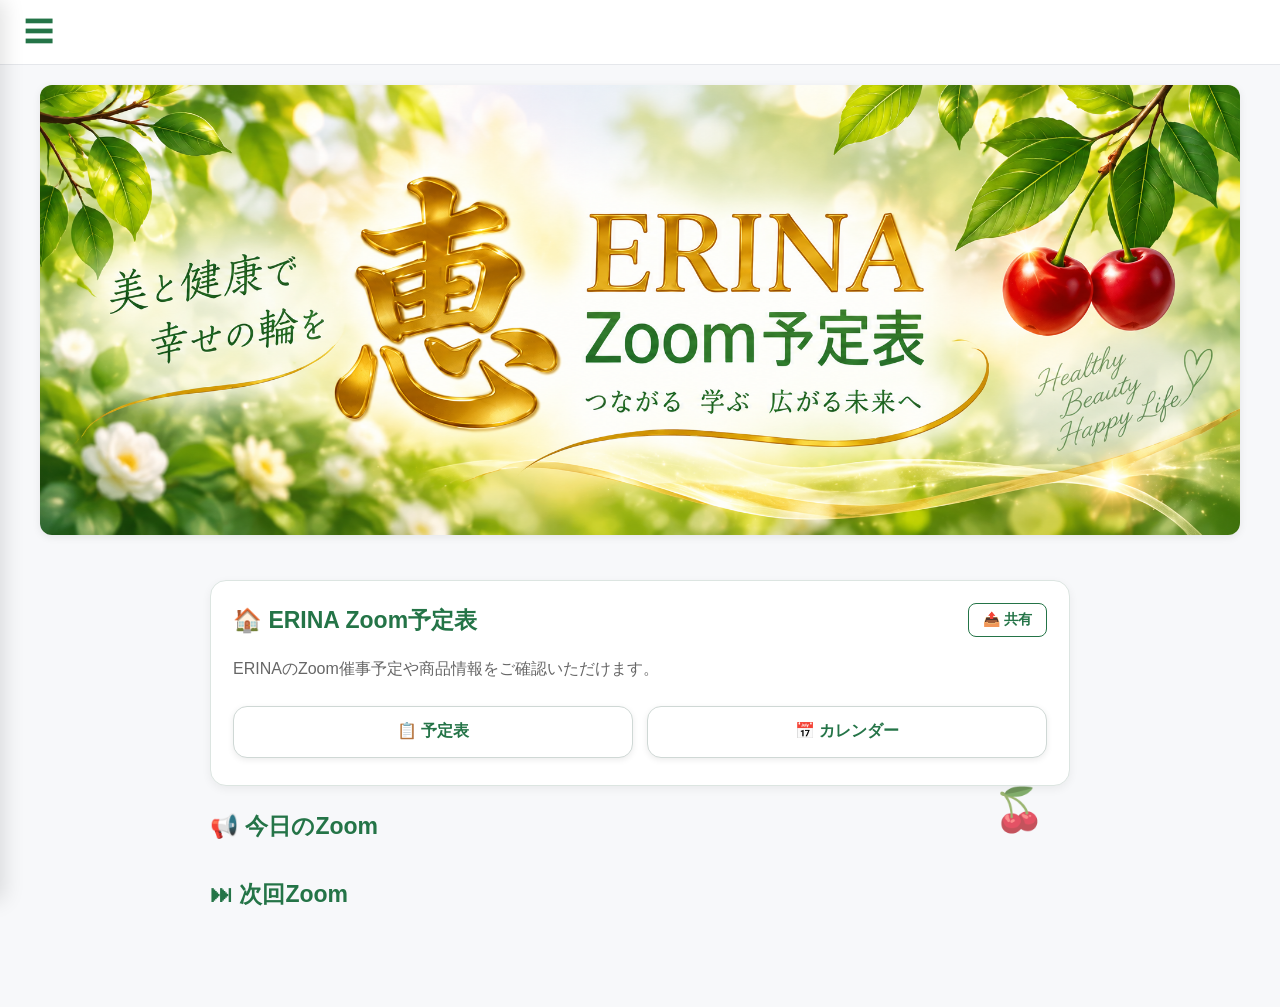
<file: index.html>
<!DOCTYPE html>
<html lang="ja">

<head>

<meta charset="UTF-8">

<meta name="viewport" content="width=device-width, initial-scale=1.0">

<title>ERINA Zoom予定表</title>

<link rel="stylesheet" href="style.css">

<link rel="manifest" href="./manifest.json">
<link rel="apple-touch-icon" href="./icons/icon-192.png">
</head>

<body>

<!-- ===================== -->
<!-- ヘッダー -->
<!-- ===================== -->

<header class="header">

    <div class="header-inner">

        <!-- 三本線メニュー -->

        <button
            id="menuButton"
            class="menu-button"
            type="button"
            aria-label="メニュー"
        >
            ☰
        </button>

    </div>

</header>

<!-- ===================== -->
<!-- ERINA ヘッダー画像 -->
<!-- ===================== -->

<div class="erina-header-image">

    <img
        src="./images/erina-header.png"
        alt="ERINA Zoom予定表"
    >

</div>



<!-- ===================== -->
<!-- メニュー背景 -->
<!-- ===================== -->

<div
    id="menuOverlay"
    class="menu-overlay"
></div>



<!-- ===================== -->
<!-- サイドメニュー -->
<!-- ===================== -->

<nav
    id="sideMenu"
    class="side-menu"
>

    <div class="side-menu-header">

        <strong>
            ERINA
        </strong>

        <button
            id="menuClose"
            type="button"
            aria-label="閉じる"
        >
            ×
        </button>

    </div>



    <div class="side-menu-content">


        <button
            class="menu-item active"
            data-view="home"
        >
            🏠 ホーム
        </button>



        <button
            class="menu-item"
            data-view="schedule"
        >
            📋 催事予定表
        </button>



        <button
            class="menu-item"
            data-view="calendar"
        >
            📅 カレンダー
        </button>



        <!-- ================= -->
        <!-- 使い方 -->
        <!-- ================= -->

        <div class="menu-group">

            <div class="menu-group-title">
                📱 使い方
            </div>


            <button
                class="submenu-item"
                data-guide="iphone"
            >
                iPhone
            </button>


            <button
                class="submenu-item"
                data-guide="ipad"
            >
                iPad
            </button>


            <button
                class="submenu-item"
                data-guide="android"
            >
                Android
            </button>


            <button
                class="submenu-item"
                data-guide="zoom"
            >
                Zoomアプリのインストール
            </button>

        </div>



        <!-- ================= -->
        <!-- 商品紹介 -->
        <!-- ================= -->

        <div class="menu-group">

            <div class="menu-group-title">
                🛍️ 商品紹介
            </div>


            <button
                class="submenu-item"
                data-category="スキンケア"
            >
                スキンケア
            </button>
<button
    class="submenu-item"
    data-category="限定販売"
>
    └─ 限定販売
</button>

            <button
                class="submenu-item"
                data-category="ヘルスケア"
            >
                ヘルスケア
            </button>


            <button
                class="submenu-item"
                data-category="生活用品"
            >
                生活用品
            </button>


            <button
                class="submenu-item"
                data-category="販促品"
            >
                販促品
            </button>

        </div>


    </div>

</nav>



<!-- ===================== -->
<!-- メイン -->
<!-- ===================== -->

<main>


<!-- ===================== -->
<!-- ホーム -->
<!-- ===================== -->

<section
    id="homeView"
    class="app-view active-view"
>


    <div class="home-card">

        <h2 class="home-title">
    <span>🏠 ERINA Zoom予定表</span>

    <button
        type="button"
        id="shareAppButton"
        class="share-app-button"
    >
        📤 共有
    </button>
</h2>


        <p>
            ERINAのZoom催事予定や商品情報をご確認いただけます。
        </p>


        <div class="home-buttons">

            <button
                type="button"
                class="home-nav-button"
                data-view="schedule"
            >
                📋 予定表
            </button>


            <button
                type="button"
                class="home-nav-button"
                data-view="calendar"
            >
                📅 カレンダー
            </button>

        </div>

    </div>



    <section>

        <h2>
            📢 今日のZoom
        </h2>


        <div id="today">

        </div>

    </section>



    <section>

        <h2>
            ⏭ 次回Zoom
        </h2>


        <div id="next">

        </div>

    </section>


</section>



<!-- ===================== -->
<!-- 催事予定表 -->
<!-- ===================== -->

<section
    id="scheduleView"
    class="app-view"
    style="display:none;"
>


    <h2>
        📋 催事予定表
    </h2>


    <div class="schedule-calendar-buttons">

        <button
            type="button"
            class="schedule-calendar-button active"
            data-view="schedule"
        >
            📋 予定表
        </button>


        <button
            type="button"
            class="schedule-calendar-button"
            data-view="calendar"
        >
            📅 カレンダー
        </button>

    </div>


    <section>

        <h3>
            📢 今日のZoom
        </h3>


        <div id="scheduleToday">

        </div>

    </section>



    <section>

        <h3>
            📅 今週の予定
        </h3>


        <div id="week">

        </div>

    </section>



    <section>

        <h3>
            📋 スケジュール表
        </h3>


        <div id="allSchedule">

        </div>

    </section>


</section>



<!-- ===================== -->
<!-- カレンダー -->
<!-- ===================== -->

<section
    id="calendarView"
    class="app-view"
    style="display:none;"
>


    <div class="schedule-calendar-buttons">

        <button
            type="button"
            class="schedule-calendar-button"
            data-view="schedule"
        >
            📋 予定表
        </button>


        <button
            type="button"
            class="schedule-calendar-button active"
            data-view="calendar"
        >
            📅 カレンダー
        </button>

    </div>



    <div class="calendar-header">


        <button id="prevMonth">
            ◀
        </button>


        <h2 id="monthTitle">
        </h2>


        <button id="nextMonth">
            ▶
        </button>

    </div>



    <div class="calendar-week">

        <div>月</div>
        <div>火</div>
        <div>水</div>
        <div>木</div>
        <div>金</div>
        <div>土</div>
        <div>日</div>

    </div>



    <div id="calendar">

    </div>


</section>



<!-- ===================== -->
<!-- 使い方 -->
<!-- ===================== -->

<section
    id="guideView"
    class="app-view"
    style="display:none;"
>


    <h2>
        📱 使い方
    </h2>


    <div id="guideContent">

    </div>


</section>



<!-- ===================== -->
<!-- 商品紹介 -->
<!-- ===================== -->

<section
    id="productsView"
    class="app-view"
    style="display:none;"
>

<div class="product-category-buttons">

    <button
        type="button"
        class="home-nav-button product-category-button"
        data-view="home"
    >
        🏠 ホーム
    </button>

    <button
        type="button"
        class="product-category-button"
        data-category="スキンケア"
    >
        スキンケア
    </button>

    <button
        type="button"
        class="product-category-button"
        data-category="ヘルスケア"
    >
        ヘルスケア
    </button>

    <button
        type="button"
        class="product-category-button"
        data-category="生活用品"
    >
        生活用品
    </button>

</div>

    <h2>
        🛍️ 商品紹介
    </h2>


    <div id="productList">

        <p class="empty">
            商品カテゴリーを選択してください。
        </p>

    </div>


</section>


</main>



<!-- ===================== -->
<!-- 催事詳細モーダル -->
<!-- ===================== -->

<div
    id="modal"
    class="modal"
>


    <div class="modal-content">


        <button id="closeModal">
            ×
        </button>


        <div id="eventDetail">

        </div>


    </div>

</div>



<!-- ===================== -->
<!-- Zoomパスワードモーダル -->
<!-- ===================== -->

<div
    id="passwordModal"
    class="modal"
>

    <div class="modal-content">

        <button
            id="closePasswordModal"
            type="button"
        >
            ×
        </button>


        <div id="passwordContent">

            <h2>
                🔐 Zoom参加パスワード
            </h2>


            <p>
                この催事はパスワードが必要です。
            </p>


            <input
                type="password"
                id="zoomPassword"
                placeholder="パスワードを入力してください"
                autocomplete="off"
            >


            <button
                id="passwordSubmit"
                type="button"
                class="zoom-btn"
            >
                Zoomに参加
            </button>


            <p
                id="passwordError"
                style="display:none;"
            >
                パスワードが正しくありません。
            </p>

        </div>

    </div>

</div>



<!-- ===================== -->
<!-- JavaScript -->
<!-- ===================== -->

<script src="app.js"></script>


</body>

</html>
</file>
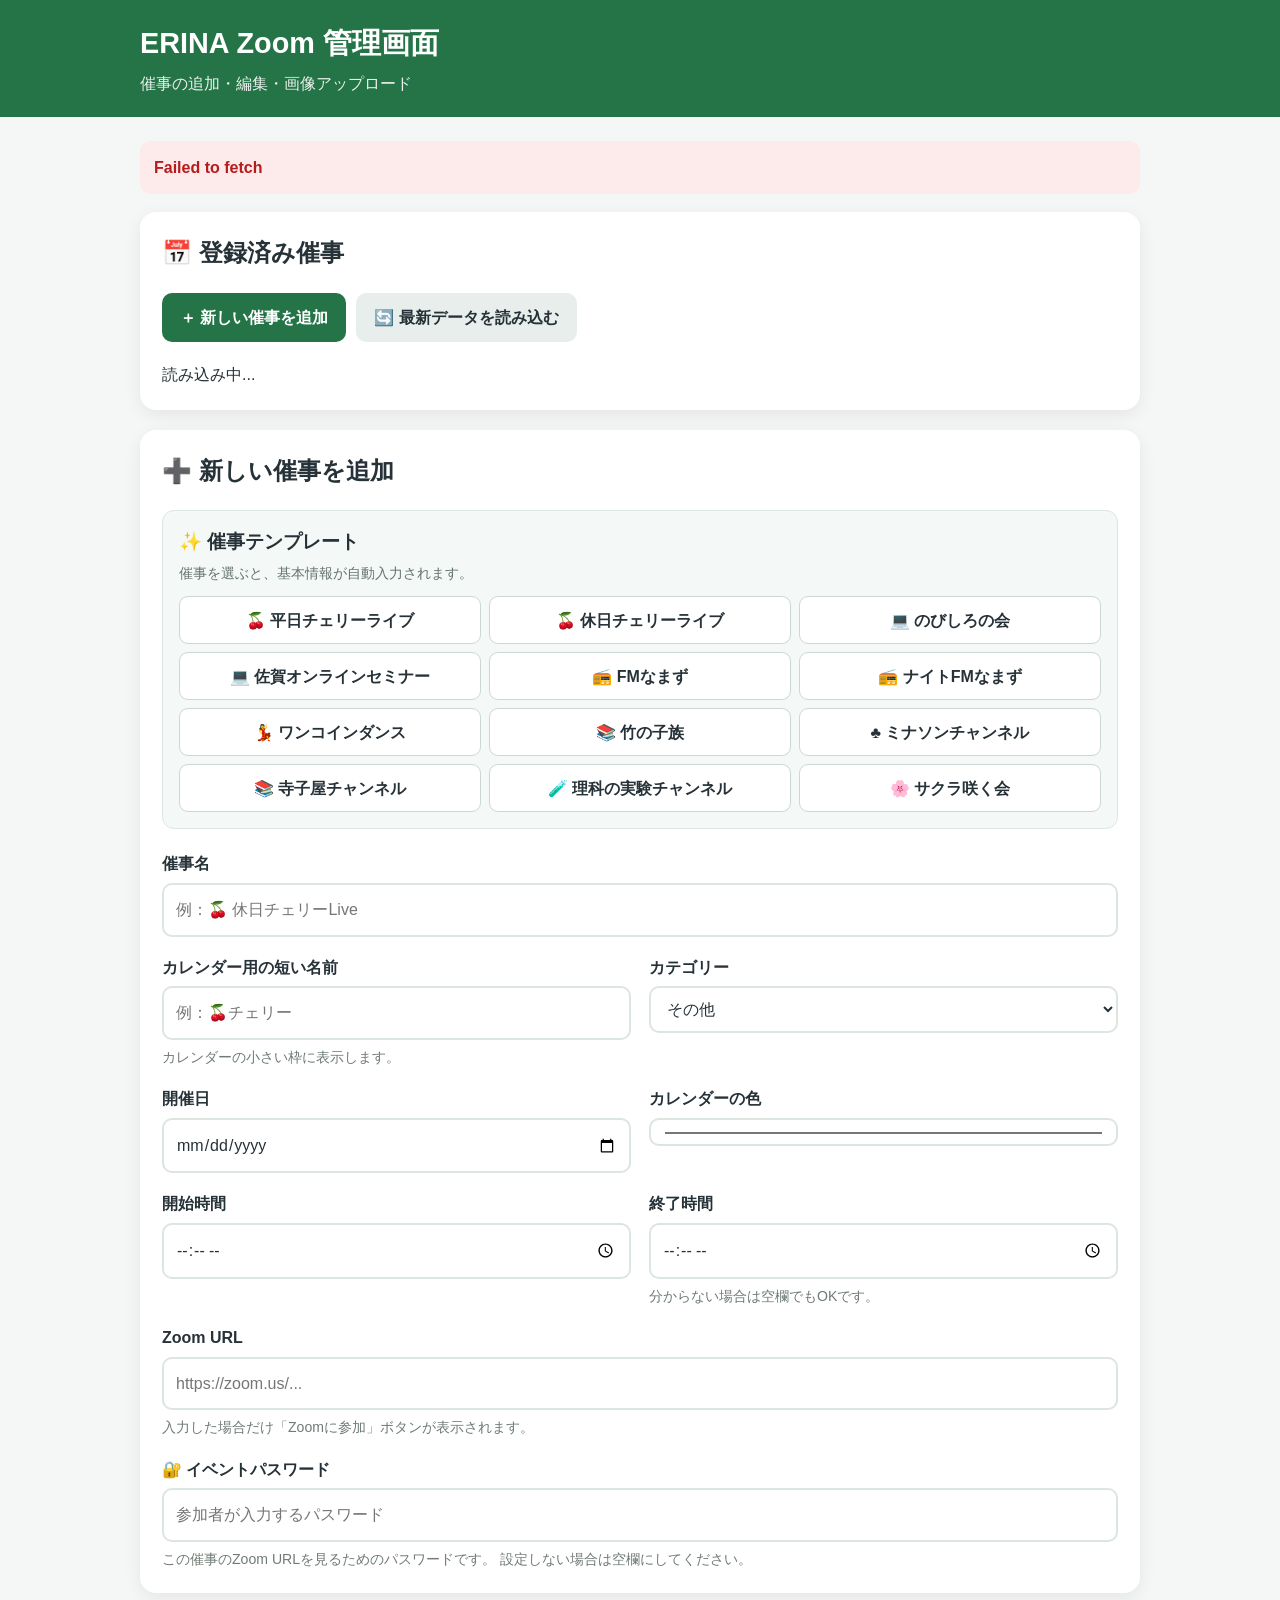
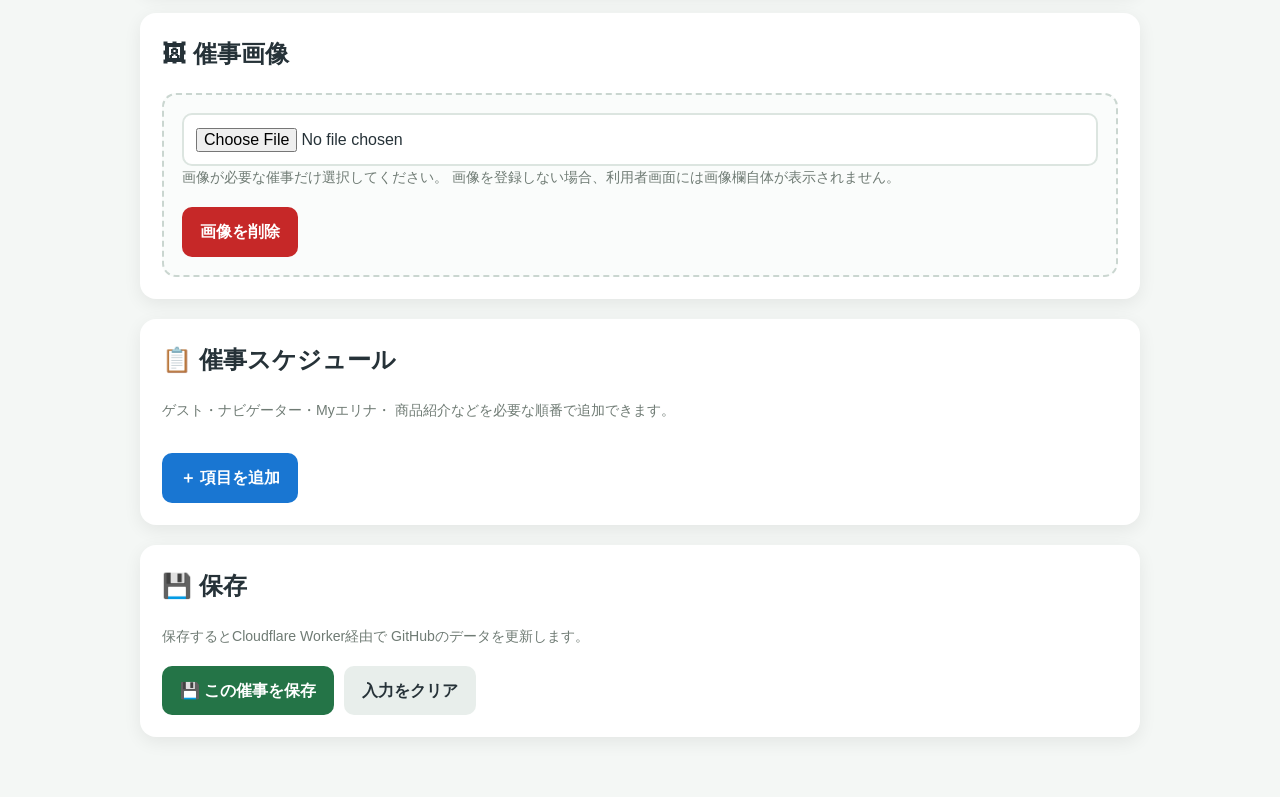
<file: manager-erina.html>
<!DOCTYPE html>
<html lang="ja">
<head>
    <meta charset="UTF-8">

    <meta
        name="viewport"
        content="width=device-width, initial-scale=1.0"
    >

    <meta name="robots" content="noindex,nofollow">

    <title>ERINA Zoom 管理画面</title>

    <style>

        /* =========================================
           基本
           ========================================= */

        * {
            box-sizing: border-box;
        }

        body {
            margin: 0;

            font-family:
                -apple-system,
                BlinkMacSystemFont,
                "Hiragino Kaku Gothic ProN",
                "Hiragino Sans",
                "Yu Gothic",
                "Meiryo",
                sans-serif;

            background: #f4f7f5;
            color: #263238;

            line-height: 1.6;
        }

        button,
        input,
        textarea,
        select {
            font: inherit;
        }

        button {
            cursor: pointer;
        }


        /* =========================================
           ヘッダー
           ========================================= */

        .manager-header {
            background: #247447;
            color: white;

            padding: 20px;
        }

        .manager-header-inner {
            max-width: 1000px;

            margin: auto;
        }

        .manager-header h1 {
            margin: 0;

            font-size: 1.8rem;
        }

        .manager-header p {
            margin: 5px 0 0;

            opacity: 0.9;
        }


        /* =========================================
           メイン
           ========================================= */

        main {
            width: min(
                1000px,
                calc(100% - 24px)
            );

            margin: 24px auto 60px;
        }


        /* =========================================
           カード
           ========================================= */

        .panel {
            background: white;

            border-radius: 16px;

            padding: 22px;

            margin-bottom: 20px;

            box-shadow:
                0 5px 18px
                rgba(0, 0, 0, 0.07);
        }

        .panel h2 {
            margin-top: 0;
        }


        /* =========================================
           フォーム
           ========================================= */

        .form-grid {
            display: grid;

            grid-template-columns:
                repeat(
                    2,
                    minmax(0, 1fr)
                );

            gap: 18px;
        }

        .field {
            display: flex;
            flex-direction: column;

            gap: 6px;
        }

        .field.full {
            grid-column: 1 / -1;
        }

        label {
            font-weight: 800;
        }

        input,
        textarea,
        select {
            width: 100%;

            border: 2px solid #dce5e0;

            border-radius: 10px;

            padding: 12px;

            background: white;

            color: #263238;
        }

        input:focus,
        textarea:focus,
        select:focus {
            outline: none;

            border-color: #247447;

            box-shadow:
                0 0 0 3px
                rgba(36, 116, 71, 0.12);
        }

        textarea {
            min-height: 90px;

            resize: vertical;
        }

        .help {
            color: #6f7b74;

            font-size: 0.88rem;
        }


        /* =========================================
           ボタン
           ========================================= */

        .button {
            border: none;

            border-radius: 10px;

            padding: 12px 18px;

            font-weight: 800;
        }

        .button-primary {
            background: #247447;
            color: white;
        }

        .button-secondary {
            background: #e8eeeb;
            color: #263238;
        }

        .button-danger {
            background: #c62828;
            color: white;
        }

        .button-blue {
            background: #1976d2;
            color: white;
        }

        .button-row {
            display: flex;

            flex-wrap: wrap;

            gap: 10px;

            margin-top: 18px;
        }


        /* =========================================
           イベント一覧
           ========================================= */

        #eventList {
            display: flex;

            flex-direction: column;

            gap: 12px;
        }

        .event-list-item {
            display: flex;

            justify-content: space-between;
            align-items: center;

            gap: 15px;

            border: 1px solid #dde5e1;

            border-radius: 12px;

            padding: 14px;
        }

        .event-list-title {
            font-weight: 800;
        }

        .event-list-date {
            margin-top: 3px;

            color: #66736c;
        }

        .event-list-buttons {
            display: flex;

            gap: 7px;

            flex-shrink: 0;
        }


        /* =========================================
           画像
           ========================================= */

        .image-box {
            border: 2px dashed #cad6d0;

            border-radius: 14px;

            padding: 18px;

            background: #fafcfb;
        }

        #imagePreviewArea {
            margin-top: 15px;
        }

        #imagePreviewArea:empty {
            display: none;
        }

        .image-preview {
            max-width: 100%;
            max-height: 500px;

            margin: auto;

            object-fit: contain;

            border-radius: 12px;
        }

        .image-status {
            margin-top: 10px;

            padding: 10px;

            border-radius: 8px;

            background: #edf6f0;

            color: #247447;

            font-weight: 700;
        }


        /* =========================================
           プログラム
           ========================================= */

        #programList {
            display: flex;

            flex-direction: column;

            gap: 12px;
        }

        .program-editor-item {
            border: 1px solid #dce5e0;

            border-radius: 12px;

            padding: 14px;

            background: #fafcfb;
        }

        .program-row {
            display: grid;

            grid-template-columns:
                120px
                1fr
                1fr;

            gap: 10px;
        }

        .program-actions {
            display: flex;

            gap: 8px;

            margin-top: 10px;
        }


        /* =========================================
           保存状態
           ========================================= */

        #statusMessage {
            display: none;

            margin-bottom: 18px;

            padding: 14px;

            border-radius: 10px;

            font-weight: 800;
        }

        #statusMessage.success {
            display: block;

            background: #e7f6eb;

            color: #176d37;
        }

        #statusMessage.error {
            display: block;

            background: #fdeaea;

            color: #b71c1c;
        }

        #statusMessage.loading {
            display: block;

            background: #eaf3fb;

            color: #1565c0;
        }


        /* =========================================
           スマホ
           ========================================= */

        @media (
            max-width: 700px
        ) {

            .manager-header h1 {
                font-size: 1.45rem;
            }

            main {
                width:
                    calc(100% - 16px);

                margin-top: 12px;
            }

            .panel {
                padding: 16px;

                border-radius: 13px;
            }

            .form-grid {
                grid-template-columns:
                    1fr;
            }

            .field.full {
                grid-column: auto;
            }

            .program-row {
                grid-template-columns:
                    1fr;
            }

            .event-list-item {
                flex-direction: column;

                align-items: stretch;
            }

            .event-list-buttons {
                width: 100%;
            }

            .event-list-buttons button {
                flex: 1;
            }

            .button-row {
                flex-direction: column;
            }

            .button-row .button {
                width: 100%;
            }

        }

/* 催事テンプレート */
.template-section {
    margin-bottom: 22px;
    padding: 16px;
    background: #f4f8f6;
    border: 1px solid #dce8e1;
    border-radius: 12px;
}

.template-section h3 {
    margin: 0 0 5px;
}

.template-section p {
    margin: 0 0 12px;
    color: #66736c;
    font-size: 14px;
}

.template-buttons {
    display: grid;
    grid-template-columns: repeat(3, minmax(0, 1fr));
    gap: 8px;
}

.template-button {
    min-height: 48px;
    padding: 9px;
    border: 1px solid #cbd8d0;
    border-radius: 9px;
    background: #ffffff;
    color: #263238;
    font-weight: 700;
    cursor: pointer;
}

.template-button:hover {
    background: #e7f3eb;
    border-color: #247447;
}

@media (max-width: 700px) {
    .template-buttons {
        grid-template-columns: repeat(2, minmax(0, 1fr));
    }

    .template-button {
        font-size: 13px;
    }
}
    </style>
</head>


<body>


<!-- =========================================
     ヘッダー
     ========================================= -->

<header class="manager-header">

    <div class="manager-header-inner">

        <h1>
            ERINA Zoom 管理画面
        </h1>

        <p>
            催事の追加・編集・画像アップロード
        </p>

    </div>

</header>


<main>


    <!-- =====================================
         状態表示
         ===================================== -->

    <div id="statusMessage"></div>


    <!-- =====================================
         イベント一覧
         ===================================== -->

    <section class="panel">

        <h2>
            📅 登録済み催事
        </h2>

        <div class="button-row">

            <button
                type="button"
                id="newEventButton"
                class="button button-primary"
            >
                ＋ 新しい催事を追加
            </button>

            <button
                type="button"
                id="reloadButton"
                class="button button-secondary"
            >
                🔄 最新データを読み込む
            </button>

        </div>

        <div
            id="eventList"
            style="margin-top:20px;"
        >
            読み込み中...
        </div>

    </section>


    <!-- =====================================
         イベント編集
         ===================================== -->

    <section
        class="panel"
        id="editorPanel"
    >

        <h2 id="editorTitle">
            ✏️ 催事を編集
        </h2>


        <!-- 内部ID -->

        <input
            type="hidden"
            id="eventId"
        >

<!-- 催事テンプレート -->
<div class="template-section">
    <h3>✨ 催事テンプレート</h3>
    <p>催事を選ぶと、基本情報が自動入力されます。</p>

    <div id="eventTemplateButtons" class="template-buttons">
        <button type="button" class="template-button" data-template="weekday-cherry">🍒 平日チェリーライブ</button>
        <button type="button" class="template-button" data-template="holiday-cherry">🍒 休日チェリーライブ</button>
        <button type="button" class="template-button" data-template="nobishiro">💻 のびしろの会</button>
        <button type="button" class="template-button" data-template="saga-online">💻 佐賀オンラインセミナー</button>
        <button type="button" class="template-button" data-template="fm-namazu">📻 FMなまず</button>
        <button type="button" class="template-button" data-template="night-fm">📻 ナイトFMなまず</button>
        <button type="button" class="template-button" data-template="one-coin">💃 ワンコインダンス</button>
        <button type="button" class="template-button" data-template="takenoko">📚 竹の子族</button>
        <button type="button" class="template-button" data-template="minason">♣ ミナソンチャンネル</button>
        <button type="button" class="template-button" data-template="terakoya">📚 寺子屋チャンネル</button>
        <button type="button" class="template-button" data-template="science">🧪 理科の実験チャンネル</button>
        <button type="button" class="template-button" data-template="sakura">🌸 サクラ咲く会</button>
    </div>
</div>
        <div class="form-grid">


            <!-- 催事名 -->

            <div class="field full">

                <label for="title">
                    催事名
                </label>

                <input
                    type="text"
                    id="title"
                    placeholder="例：🍒 休日チェリーLive"
                >

            </div>


            <!-- カレンダー用短縮名 -->

            <div class="field">

                <label for="shortTitle">
                    カレンダー用の短い名前
                </label>

                <input
                    type="text"
                    id="shortTitle"
                    placeholder="例：🍒チェリー"
                >

                <div class="help">
                    カレンダーの小さい枠に表示します。
                </div>

            </div>


            <!-- カテゴリー -->

            <div class="field">

                <label for="category">
                    カテゴリー
                </label>

                <select id="category">

                    <option value="">
                        その他
                    </option>

                    <option value="cherry">
                        チェリーLive
                    </option>

                    <option value="fm">
                        FMなまず
                    </option>

                    <option value="seminar">
                        セミナー
                    </option>

                    <option value="event">
                        その他催事
                    </option>

                </select>

            </div>


            <!-- 開催日 -->

            <div class="field">

                <label for="eventDate">
                    開催日
                </label>

                <input
                    type="date"
                    id="eventDate"
                >

            </div>


            <!-- 色 -->

            <div class="field">

                <label for="eventColor">
                    カレンダーの色
                </label>

                <input
                    type="color"
                    id="eventColor"
                    value="#247447"
                >

            </div>


            <!-- 開始時間 -->

            <div class="field">

                <label for="startTime">
                    開始時間
                </label>

                <input
                    type="time"
                    id="startTime"
                >

            </div>


            <!-- 終了時間 -->

            <div class="field">

                <label for="endTime">
                    終了時間
                </label>

                <input
                    type="time"
                    id="endTime"
                >

                <div class="help">
                    分からない場合は空欄でもOKです。
                </div>

            </div>


            <!-- Zoom URL -->

            <div class="field full">

                <label for="zoomUrl">
                    Zoom URL
                </label>

                <input
                    type="url"
                    id="zoomUrl"
                    placeholder="https://zoom.us/..."
                >

                <div class="help">
                    入力した場合だけ「Zoomに参加」ボタンが表示されます。
                </div>

            </div>


            <!-- イベントパスワード -->

            <div class="field full">

                <label for="eventPassword">
                    🔐 イベントパスワード
                </label>

                <input
                    type="password"
                    id="eventPassword"
                    placeholder="参加者が入力するパスワード"
                >

                <div class="help">
                    この催事のZoom URLを見るためのパスワードです。
                    設定しない場合は空欄にしてください。
                </div>

            </div>


        </div>
    </section>


    <!-- =====================================
         画像
         ===================================== -->

    <section class="panel">

        <h2>
            🖼 催事画像
        </h2>

        <div class="image-box">

            <input
                type="file"
                id="imageFile"
                accept="image/jpeg,image/png,image/webp"
            >

            <div class="help">
                画像が必要な催事だけ選択してください。
                画像を登録しない場合、利用者画面には画像欄自体が表示されません。
            </div>


            <div id="imagePreviewArea"></div>


            <div class="button-row">

                <button
                    type="button"
                    id="removeImageButton"
                    class="button button-danger"
                >
                    画像を削除
                </button>

            </div>


            <!-- 現在保存されている画像 -->

            <input
                type="hidden"
                id="currentImage"
            >

        </div>

    </section>


    <!-- =====================================
         催事スケジュール
         ===================================== -->

    <section class="panel">

        <h2>
            📋 催事スケジュール
        </h2>

        <p class="help">

            ゲスト・ナビゲーター・Myエリナ・
            商品紹介などを必要な順番で追加できます。

        </p>


        <div id="programList"></div>


        <div class="button-row">

            <button
                type="button"
                id="addProgramButton"
                class="button button-blue"
            >
                ＋ 項目を追加
            </button>

        </div>

    </section>


    <!-- =====================================
         保存
         ===================================== -->

    <section class="panel">

        <h2>
            💾 保存
        </h2>

        <p class="help">

            保存するとCloudflare Worker経由で
            GitHubのデータを更新します。

        </p>


        <div class="button-row">

            <button
                type="button"
                id="saveButton"
                class="button button-primary"
            >
                💾 この催事を保存
            </button>

            <button
                type="button"
                id="deleteButton"
                class="button button-danger"
            >
                🗑 この催事を削除
            </button>

            <button
                type="button"
                id="clearButton"
                class="button button-secondary"
            >
                入力をクリア
            </button>

        </div>

    </section>


</main>


<!-- =========================================
     JavaScript
     ========================================= -->

<script src="manager.js"></script>


</body>
</html>
</file>
<file: style.css>
/* ===============================
   ERINA Zoom予定表
   新デザイン
================================ */


/* ===============================
   基本
================================ */

* {
    box-sizing: border-box;
}


html {
    margin: 0;
    padding: 0;
}


body {
    margin: 0;
    padding: 0;

    font-family:
        -apple-system,
        BlinkMacSystemFont,
        "Segoe UI",
        "Hiragino Kaku Gothic ProN",
        "Yu Gothic",
        sans-serif;

    background: #f7f8fa;
    color: #333;
}


/* ===============================
   ヘッダー
================================ */

.header {
    background: #ffffff;

    border-bottom: 1px solid #e5e7eb;

    position: sticky;
    top: 0;

    z-index: 1000;
}


.header-inner {
    min-height: 64px;

    display: flex;
    align-items: center;

    padding: 8px 15px;
}

.logo-area {
    flex-shrink: 0;
    
    width: 48px;
    height: 48px;
    
    display: flex;
    align-items: center;
    justify-content: center;
}


.logo {
    display: block;
    
    width: 48px;
    height: 48px;
    
    object-fit: contain;
}
/* ===============================
   三本線ボタン
================================ */

.menu-button {
    width: 48px;
    height: 48px;

    border: none;
    border-radius: 12px;

    background: #ffffff;

    color: #247447;

    font-size: 30px;
    line-height: 1;

    cursor: pointer;

    display: flex;
    align-items: center;
    justify-content: center;

    padding: 0;
}


.menu-button:hover {
    background: #f0f5f2;
}


.menu-button:active {
    transform: scale(0.96);
}


/* ===============================
   メニュー背景
================================ */

.menu-overlay {
    position: fixed;

    inset: 0;

    background: rgba(0, 0, 0, 0.35);

    z-index: 1998;

    display: none;
}


.menu-overlay.show {
    display: block;
}


/* ===============================
   サイドメニュー
================================ */

.side-menu {
    position: fixed;

    top: 0;
    left: 0;

    width: 300px;
    max-width: 85vw;
    height: 100vh;

    background: #ffffff;

    z-index: 1999;

    transform: translateX(-100%);

    transition: transform 0.25s ease;

    box-shadow: 4px 0 20px rgba(0, 0, 0, 0.12);

    overflow-y: auto;
}


.side-menu.open {
    transform: translateX(0);
}


/* ===============================
   メニュー上部
================================ */

.side-menu-header {
    height: 70px;

    display: flex;

    align-items: center;
    justify-content: space-between;

    padding: 0 18px;

    border-bottom: 1px solid #eeeeee;

    background: #f8faf9;
}


.side-menu-header strong {
    font-size: 22px;

    color: #247447;
}


#menuClose {
    width: 42px;
    height: 42px;

    border: none;
    border-radius: 50%;

    background: #eeeeee;

    color: #555;

    font-size: 28px;

    cursor: pointer;
}


#menuClose:hover {
    background: #e2e2e2;
}


/* ===============================
   メニュー内容
================================ */

.side-menu-content {
    padding: 12px;
}


.menu-item,
.submenu-item {
    width: 100%;

    border: none;

    background: transparent;

    text-align: left;

    cursor: pointer;

    font-family: inherit;

    color: #333;
}


/* メインメニュー */

.menu-item {
    padding: 15px 14px;

    margin-bottom: 4px;

    border-radius: 10px;

    font-size: 16px;

    font-weight: 600;
}


.menu-item:hover {
    background: #f1f6f3;
}


.menu-item.active {
    background: #e8f3ed;

    color: #247447;
}


/* ===============================
   メニューグループ
================================ */

.menu-group {
    margin-top: 10px;

    padding-top: 10px;

    border-top: 1px solid #eeeeee;
}


.menu-group-title {
    padding: 10px 14px 7px;

    color: #247447;

    font-size: 15px;

    font-weight: bold;
}


.submenu-item {
    padding: 11px 14px 11px 34px;

    border-radius: 8px;

    font-size: 15px;
}


.submenu-item:hover {
    background: #f5f7f6;
}


/* ===============================
   メインコンテンツ
================================ */

main {
    width: 100%;

    max-width: 900px;

    margin: 0 auto;

    padding: 20px 15px 50px;
}


.app-view {
    width: 100%;
}


.app-view h2 {
    margin: 10px 0 18px;

    font-size: 21px;

    color: #247447;
}


.app-view h3 {
    margin: 22px 0 12px;

    font-size: 17px;

    color: #555;
}


/* ===============================
   ホーム
================================ */

.home-card {
    background: #ffffff;

    border-radius: 16px;

    padding: 22px;

    margin-bottom: 25px;

    box-shadow:
        0 3px 10px rgba(0, 0, 0, 0.06);
}


.home-card h2 {
    margin-top: 0;

    color: #247447;
}


.home-card p {
    margin-bottom: 0;

    line-height: 1.8;

    color: #666;
}


/* ===============================
   セクション
================================ */

section {
    margin-bottom: 25px;
}


/* ===============================
   イベントカード
================================ */

.event-card {
    display: block;

    background: #ffffff;

    padding: 18px 20px;

    border-radius: 16px;

    margin-bottom: 12px;

    box-shadow:
        0 3px 10px rgba(0, 0, 0, 0.06);

    cursor: pointer;

    transition:
        transform 0.15s ease,
        box-shadow 0.15s ease;
}


.event-card:hover {
    transform: translateY(-1px);

    box-shadow:
        0 5px 14px rgba(0, 0, 0, 0.09);
}


.event-header {
    display: flex;

    align-items: center;

    justify-content: space-between;

    gap: 10px;

    margin-bottom: 8px;
}


.event-date {
    font-size: 17px;

    font-weight: bold;

    color: #247447;
}


.event-time {
    font-size: 15px;

    color: #555;

    font-weight: bold;
}


.event-title {
    font-size: 18px;

    font-weight: bold;

    color: #222;

    line-height: 1.5;

    margin-top: 8px;
}


/* ===============================
   今日・次回
================================ */

#today .event-card {
    border-left: 6px solid #247447;
}


#next .event-card {
    background: #eef7ff;

    border-left: 6px solid #3478d4;
}


#week .event-card {
    border-left: 6px solid #247447;
}


/* ===============================
   Zoomボタン
================================ */

.zoom-btn {
    display: inline-block;

    margin-top: 15px;

    background: #2d8cff;

    color: #ffffff;

    padding: 12px 25px;

    border-radius: 30px;

    text-decoration: none;

    font-weight: bold;

    text-align: center;
}


.zoom-btn:hover {
    opacity: 0.85;
}


/* ===============================
   空表示
================================ */

.empty {
    background: #ffffff;

    padding: 20px;

    border-radius: 15px;

    text-align: center;

    color: #777;
}


/* ===============================
   カレンダー
================================ */

.calendar-header {
    display: flex;

    justify-content: space-between;

    align-items: center;

    margin-bottom: 15px;
}


.calendar-header button {
    border: none;

    background: #ffffff;

    padding: 10px 15px;

    border-radius: 10px;

    cursor: pointer;

    box-shadow:
        0 2px 5px rgba(0, 0, 0, 0.08);
}


.calendar-header h2 {
    margin: 0;
}


.calendar-week {
    display: grid;

    grid-template-columns: repeat(7, 1fr);

    background: #ffffff;

    border-radius: 10px 10px 0 0;

    overflow: hidden;
}


.calendar-week div {
    text-align: center;

    padding: 10px 0;

    font-weight: bold;

    border-bottom: 1px solid #eeeeee;
}


#calendar {
    display: grid;

    grid-template-columns: repeat(7, 1fr);

    background: #ffffff;

    border-radius: 0 0 15px 15px;

    overflow: hidden;
}


.calendar-day {
    min-height: 100px;

    min-width: 0;

    padding: 6px;

    border: 1px solid #eeeeee;

    cursor: pointer;

    box-sizing: border-box;

    overflow: hidden;
}


.calendar-event {
    color: #ffffff;

    font-size: 12px;

    border-radius: 5px;

    padding: 4px;

    margin-top: 5px;

    overflow: hidden;

    white-space: normal;

    word-break: break-word;

    overflow-wrap: anywhere;

    box-sizing: border-box;
}


/* ===============================
   使い方
================================ */

#guideContent {
    margin-top: 15px;
}


.guide-image {
    width: 100%;

    margin-top: 20px;

    text-align: center;
}


.guide-image img {
    display: block;

    width: 100%;

    max-width: 1200px;

    height: auto;

    margin: 0 auto;

    border-radius: 12px;
}


.guide-button {
    display: block;

    width: 100%;

    padding: 14px 18px;

    margin-bottom: 10px;

    border: none;

    border-radius: 10px;

    background: #ffffff;

    color: #247447;

    font-size: 16px;

    font-weight: bold;

    text-align: left;

    cursor: pointer;

    box-shadow:
        0 2px 7px rgba(0, 0, 0, 0.06);
}


/* ===============================
   商品
================================ */

#productList {
    margin-top: 15px;
}


.product-card {
    background: #ffffff;

    border-radius: 16px;

    padding: 18px;

    margin-bottom: 15px;

    box-shadow:
        0 3px 10px rgba(0, 0, 0, 0.06);
}


.product-card img {
    display: block;

    width: 100%;

    max-height: 240px;

    object-fit: contain;

    border-radius: 12px;

    margin-bottom: 15px;
}


.product-card h3 {
    margin: 0 0 8px;

    color: #247447;
}


.product-card p {
    line-height: 1.7;

    color: #666;
}


.product-link {
    display: inline-block;

    margin-top: 10px;

    padding: 10px 18px;

    border-radius: 25px;

    background: #247447;

    color: #ffffff;

    text-decoration: none;

    font-weight: bold;
}


/* ===============================
   プログラム
================================ */

.program-list {
    margin-top: 15px;
}


.program-item {
    display: flex;

    gap: 12px;

    background: #f7f8fa;

    border-radius: 12px;

    padding: 12px;

    margin-bottom: 10px;
}


.program-content {
    flex: 1;
}


.program-time {
    font-weight: bold;

    color: #1976d2;

    margin-bottom: 5px;
}


.program-title {
    font-size: 16px;

    font-weight: 500;
}


.program-person {
    margin-top: 5px;

    color: #555;

    font-size: 14px;

    line-height: 1.5;

    white-space: pre-line;
}


/* ===============================
   モーダル
================================ */

.modal {
    position: fixed;

    inset: 0;

    background: rgba(0, 0, 0, 0.55);

    display: none;

    align-items: center;

    justify-content: center;

    z-index: 9999;
}


.modal.show {
    display: flex;
}


.modal-content {
    position: relative;

    background: #ffffff;

    width: 520px;

    max-width: 90%;

    max-height: 90vh;

    overflow-y: auto;

    border-radius: 20px;

    padding: 25px;
}


#closeModal {
    position: absolute;

    top: 10px;

    right: 10px;

    width: 40px;

    height: 40px;

    border-radius: 50%;

    border: none;

    background: #eeeeee;

    font-size: 28px;

    line-height: 35px;

    cursor: pointer;

    z-index: 10;
}


.modal-image {
    width: 100%;

    border-radius: 15px;

    margin-bottom: 20px;
}


.modal-content h2 {
    font-size: 22px;

    margin-top: 10px;
}


.modal-zoom {
    width: 100%;

    text-align: center;
}


/* ===============================
   更新表示
================================ */

#updateNotice {
    text-align: center;

    margin: 10px;
}


.show-update {
    background: #e8f5e9;

    color: #2e7d32;

    padding: 10px;

    border-radius: 10px;

    font-weight: bold;
}


/* ===============================
   スマホ
================================ */

@media (max-width: 600px) {


    .header-inner {
        min-height: 58px;

        padding: 5px 10px;
    }


    .menu-button {
        width: 46px;

        height: 46px;

        font-size: 28px;
    }


    .side-menu {
        width: 285px;
    }


    main {
        padding: 15px 12px 40px;
    }


    .home-card {
        padding: 18px;
    }


    .event-card {
        padding: 16px;
    }


    .event-date {
        font-size: 16px;
    }


    .event-title {
        font-size: 17px;
    }


    .event-header {
        align-items: flex-start;
    }


    .calendar-day {
        min-height: 75px;

        padding: 5px;

        font-size: 13px;
    }


    .calendar-event {
        font-size: 10px;

        padding: 3px;
    }


    .modal {
        align-items: stretch;

        justify-content: stretch;
    }


    .modal-content {
        width: 100%;

        max-width: none;

        height: 100%;

        max-height: none;

        border-radius: 0;

        padding: 20px;

        overflow-y: auto;
    }


    #closeModal {
        top: 15px;

        right: 15px;

        width: 45px;

        height: 45px;

        font-size: 30px;
    }

}
/* パスワードモーダル ×ボタン */
#closePasswordModal {
    position: absolute !important;
    top: 12px !important;
    right: 12px !important;

    width: 44px !important;
    height: 44px !important;

    padding: 0 !important;
    margin: 0 !important;

    border: none !important;
    border-radius: 50% !important;

    background: #eeeeee !important;
    color: #555 !important;

    font-size: 28px !important;
    line-height: 44px !important;

    cursor: pointer;

    display: flex !important;
    align-items: center;
    justify-content: center;
}

#closePasswordModal:hover {
    background: #e2e2e2 !important;
}

/* パスワード入力欄 */
#zoomPassword {
    height: 44px;
    padding: 0 12px;
    font-size: 16px;
    border: 1px solid #cccccc;
    border-radius: 8px;
    box-sizing: border-box;
}

/* ==================================================
   ERINA Zoom予定表
   端末サイズ別レイアウト調整
   ================================================== */


/* ------------------------------------------
   📱 小型スマホ
   iPhone SEなど
   320px ～ 374px
   ------------------------------------------ */
@media (max-width: 374px) {

    body {
        font-size: 14px;
    }

    .header-inner {
        min-height: 56px;
        padding: 4px 8px;
    }

    .menu-button {
        width: 44px;
        height: 44px;
        font-size: 27px;
    }

    main {
        padding: 12px 10px 35px;
    }

    .app-view h2 {
        font-size: 19px;
        margin: 8px 0 15px;
    }

    .event-card {
        padding: 14px;
        border-radius: 14px;
    }

    .event-date {
        font-size: 15px;
    }

    .event-time {
        font-size: 14px;
    }

    .event-title {
        font-size: 16px;
    }

    .zoom-btn {
        width: 100%;
        padding: 12px 18px;
        font-size: 15px;
    }

    .modal-content {
        padding: 18px;
    }

    .modal-content h2 {
        font-size: 20px;
    }

    #zoomPassword {
        height: 44px;
        font-size: 16px;
    }

    #passwordSubmit {
        min-height: 44px;
        font-size: 15px;
    }
}


/* ------------------------------------------
   📱 スマートフォン
   iPhone / Android
   375px ～ 600px
   ------------------------------------------ */
@media (min-width: 375px) and (max-width: 600px) {

    body {
        font-size: 15px;
    }

    .header-inner {
        min-height: 58px;
        padding: 5px 10px;
    }

    .menu-button {
        width: 46px;
        height: 46px;
        font-size: 28px;
    }

    main {
        padding: 15px 12px 40px;
    }

    .app-view h2 {
        font-size: 20px;
    }

    .event-card {
        padding: 16px;
        border-radius: 15px;
    }

    .event-date {
        font-size: 16px;
    }

    .event-time {
        font-size: 15px;
    }

    .event-title {
        font-size: 17px;
    }

    .zoom-btn {
        min-height: 44px;
        padding: 12px 20px;
        font-size: 15px;
    }

    .modal-content {
        padding: 20px;
    }

    .modal-content h2 {
        font-size: 21px;
    }

    #zoomPassword {
        height: 44px;
        font-size: 16px;
    }

    #passwordSubmit {
        min-height: 44px;
        font-size: 15px;
    }
}


/* ------------------------------------------
   📱 iPad / タブレット
   縦・横
   601px ～ 1024px
   ------------------------------------------ */
@media (min-width: 601px) and (max-width: 1024px) {

    body {
        font-size: 16px;
    }

    .header-inner {
        min-height: 68px;
        padding: 8px 20px;
    }

    .menu-button {
        width: 50px;
        height: 50px;
        font-size: 30px;
    }

    main {
        max-width: 900px;
        padding: 25px 22px 60px;
    }

    .app-view h2 {
        font-size: 23px;
    }

    .event-card {
        padding: 20px 22px;
        border-radius: 17px;
    }

    .event-date {
        font-size: 18px;
    }

    .event-time {
        font-size: 16px;
    }

    .event-title {
        font-size: 19px;
    }

    .zoom-btn {
        min-height: 46px;
        padding: 13px 26px;
        font-size: 16px;
    }

    .modal-content {
        width: 560px;
        padding: 28px;
    }

    .modal-content h2 {
        font-size: 24px;
    }

    #zoomPassword {
        height: 46px;
        font-size: 16px;
    }

    #passwordSubmit {
        min-height: 46px;
        font-size: 16px;
    }
}


/* ------------------------------------------
   💻 PC
   1025px ～ 1440px
   ------------------------------------------ */
@media (min-width: 1025px) and (max-width: 1440px) {

    body {
        font-size: 16px;
    }

    main {
        max-width: 900px;
        padding: 25px 20px 60px;
    }

    .app-view h2 {
        font-size: 23px;
    }

    .event-card {
        padding: 20px 22px;
    }

    .event-date {
        font-size: 18px;
    }

    .event-title {
        font-size: 19px;
    }

    .zoom-btn {
        min-height: 46px;
        font-size: 16px;
    }
}


/* ------------------------------------------
   🖥️ 大画面PC
   1441px以上
   ------------------------------------------ */
@media (min-width: 1441px) {

    body {
        font-size: 17px;
    }

    main {
        max-width: 1000px;
        padding: 30px 25px 70px;
    }

    .app-view h2 {
        font-size: 25px;
    }

    .event-card {
        padding: 22px 25px;
    }

    .event-date {
        font-size: 19px;
    }

    .event-title {
        font-size: 20px;
    }

    .zoom-btn {
        min-height: 48px;
        padding: 13px 28px;
        font-size: 17px;
    }
}

/* ==================================================
   パスワードモーダル
   端末別サイズ調整
   ================================================== */


/* 📱 スマホ */
@media (max-width: 600px) {

    #passwordModal .modal-content {
        width: calc(100% - 20px);
        max-width: 460px;
        min-height: auto;
        padding: 28px 18px 22px;
        border-radius: 18px;
    }

    #passwordModal h2 {
        font-size: 21px;
        line-height: 1.5;
        padding-right: 45px;
    }

    #passwordModal p {
        font-size: 14px;
        line-height: 1.7;
    }

    #zoomPassword {
        width: 100%;
        height: 44px;
        font-size: 16px;
    }

    #passwordSubmit {
        height: 44px;
        padding: 0 20px;
        font-size: 15px;
        white-space: nowrap;
    }
}


/* 📱 小型スマホ */
@media (max-width: 374px) {

    #passwordModal .modal-content {
        padding: 25px 14px 20px;
    }

    #passwordModal h2 {
        font-size: 19px;
    }

    #passwordModal p {
        font-size: 13px;
    }

    #zoomPassword {
        font-size: 16px;
    }

    #passwordSubmit {
        font-size: 14px;
        padding: 0 15px;
    }
}


/* 📱 iPad / タブレット */
@media (min-width: 601px) and (max-width: 1024px) {

    #passwordModal .modal-content {
        width: 560px;
        max-width: 90%;
        padding: 30px;
        border-radius: 20px;
    }

    #passwordModal h2 {
        font-size: 24px;
    }

    #passwordModal p {
        font-size: 16px;
    }

    #zoomPassword {
        height: 46px;
        font-size: 17px;
    }

    #passwordSubmit {
        height: 46px;
        font-size: 16px;
    }
}


/* 💻 PC */
@media (min-width: 1025px) {

    #passwordModal .modal-content {
        width: 560px;
        padding: 30px;
        border-radius: 20px;
    }

    #passwordModal h2 {
        font-size: 24px;
    }

    #passwordModal p {
        font-size: 16px;
    }

    #zoomPassword {
        height: 46px;
        font-size: 16px;
    }

    #passwordSubmit {
        height: 46px;
        font-size: 16px;
    }
}

/* =========================
   ホーム画面ナビボタン
   ========================= */

.home-buttons {
    display: flex;
    gap: 14px;
    margin-top: 22px;
    margin-bottom: 5px;
}

.home-nav-button {
    flex: 1;
    min-height: 52px;
    padding: 12px 18px;
    border: 1px solid #cfd8d5;
    border-radius: 14px;
    background: #ffffff;
    color: #247447;
    font-size: 16px;
    font-weight: 600;
    cursor: pointer;
    box-shadow: 0 2px 6px rgba(0, 0, 0, 0.08);
    transition: transform 0.15s ease, box-shadow 0.15s ease, background 0.15s ease;
}

.home-nav-button:hover {
    background: #f2f8f5;
    box-shadow: 0 4px 10px rgba(0, 0, 0, 0.10);
}

.home-nav-button:active {
    transform: scale(0.97);
}


/* =========================
   予定表・カレンダー切り替え
   ========================= */

.schedule-calendar-buttons {
    display: flex;
    gap: 10px;
    margin: 0 0 20px;
}

.schedule-calendar-button {
    flex: 1;
    min-height: 48px;
    padding: 10px 14px;
    border: 1px solid #cfd8d5;
    border-radius: 12px;
    background: #ffffff;
    color: #247447;
    font-size: 15px;
    font-weight: 600;
    cursor: pointer;
    transition: background 0.15s ease, color 0.15s ease, transform 0.15s ease;
}

.schedule-calendar-button.active {
    background: #247447;
    color: #ffffff;
    border-color: #247447;
}

.schedule-calendar-button:active {
    transform: scale(0.97);
}


/* =========================
   予定表
   ========================= */

#scheduleView section {
    margin-top: 20px;
}

#scheduleView h3 {
    margin-bottom: 12px;
    padding-left: 4px;
    font-size: 18px;
}

#scheduleToday,
#week,
#allSchedule {
    display: flex;
    flex-direction: column;
    gap: 10px;
}


/* =========================
   カレンダー
   ========================= */

#calendarView {
    padding-bottom: 20px;
}

.calendar-header {
    gap: 10px;
}

.calendar-header h2 {
    flex: 1;
    text-align: center;
    font-size: 20px;
}

.calendar-header button {
    width: 44px;
    height: 44px;
    border: 1px solid #cfd8d5;
    border-radius: 12px;
    background: #ffffff;
    color: #247447;
    font-size: 18px;
}

.calendar-header button:active {
    transform: scale(0.95);
}


/* =========================
   ホーム
   ========================= */

.home-card {
    border: 1px solid #dce5e1;
}

#homeView > section {
    margin-top: 24px;
}

#homeView > section h2 {
    margin-bottom: 12px;
}

#today,
#next {
    display: flex;
    flex-direction: column;
    gap: 10px;
}

/* ===============================
   使い方ページ
================================ */

#guideView {
    max-width: 1000px;
    margin: 0 auto;
    padding: 20px;
}


#guideView > h2 {
    font-size: 28px;
    margin-bottom: 24px;
}


.guide-card {
    font-size: 18px;
    line-height: 1.8;
}


.guide-card h2 {
    font-size: 28px;
    margin-bottom: 20px;
}


.guide-card h3 {
    font-size: 24px;
    margin-top: 30px;
    margin-bottom: 14px;
}


.guide-card h4 {
    font-size: 20px;
    margin-top: 20px;
    margin-bottom: 12px;
}


.guide-intro {
    font-size: 19px;
    line-height: 1.9;
    margin-bottom: 25px;
}


.guide-pattern {
    margin-top: 30px;
    padding: 22px;
    border: 1px solid #ddd;
    border-radius: 12px;
    background: #fff;
}


.guide-pattern ol {
    padding-left: 30px;
}


.guide-pattern li {
    margin-bottom: 10px;
}


/* ===============================
   画像を入れる場所
================================ */

.guide-image-placeholder {
    margin-top: 25px;
    min-height: 220px;

    border: 2px dashed #aaa;
    border-radius: 12px;

    background: #f8f8f8;

    display: flex;
    flex-direction: column;

    align-items: center;
    justify-content: center;

    text-align: center;
}


.guide-image-icon {
    font-size: 48px;
    margin-bottom: 10px;
}


.guide-image-placeholder p {
    margin: 5px 0;

    font-size: 20px;
    font-weight: bold;
}


.guide-image-placeholder span {
    font-size: 16px;
    color: #777;
}


/* ===============================
   Zoomインストールボタン
================================ */

.guide-button {
    display: inline-block;

    margin-top: 10px;
    padding: 12px 20px;

    border-radius: 8px;

    text-decoration: none;

    font-size: 18px;
}


/* ===============================
   スマホ
================================ */

@media (max-width: 600px) {

    #guideView {
        padding: 15px;
    }


    #guideView > h2 {
        font-size: 24px;
    }


    .guide-card {
        font-size: 17px;
    }


    .guide-card h2 {
        font-size: 24px;
    }


    .guide-card h3 {
        font-size: 21px;
    }


    .guide-card h4 {
        font-size: 18px;
    }


    .guide-intro {
        font-size: 17px;
    }


    .guide-pattern {
        padding: 16px;
    }


    .guide-image-placeholder {
        min-height: 180px;
    }

}
/* ===============================
   Zoom インストールボタン
================================ */

.guide-button {
    display: block;

    width: 100%;
    max-width: 420px;

    margin: 18px auto;
    padding: 15px 20px;

    box-sizing: border-box;

    background: #247447;
    color: #ffffff;

    border-radius: 10px;

    text-align: center;
    text-decoration: none;

    font-size: 18px;
    font-weight: bold;

    box-shadow: 0 3px 8px rgba(0, 0, 0, 0.12);

    transition: opacity 0.2s;
}


.guide-button:hover {
    opacity: 0.85;
}


.guide-button:active {
    opacity: 0.7;
}
/* ===============================
   使い方画像
================================ */

.guide-image {
    width: 100%;
    margin-top: 25px;
    text-align: center;
}

.guide-image img {
    display: block;
    width: 100%;
    max-width: 1200px;
    height: auto;
    margin: 0 auto;
    border-radius: 10px;
}
/* ERINA ヘッダー画像 */

.erina-header-image {
    width: 100%;
    overflow: hidden;
    background: #f5f7fa;
}

.erina-header-image {
    width: calc(100% - 32px);
    max-width: 1200px;
    margin: 20px auto;
    overflow: hidden;
    border-radius: 12px;
    background: #fff;
    box-shadow: 0 2px 8px rgba(0, 0, 0, 0.08);
}

.erina-header-image img {
    display: block;
    width: 100%;
    height: auto;
    margin: 0;
}

/* =========================
   今日のZoom
   ========================= */

#today {
    position: relative;
}

/* 今日のZoomカードを薄いピンクにする */
#today .event-card {
    background: #fff5f8 !important;
    border-left-color: #d95b82 !important;
}

/* 右下にさくらんぼ */
#today::after {
    content: "🍒";
    position: absolute;
    right: 25px;
    bottom: 20px;
    font-size: 42px;
    opacity: 0.7;
    pointer-events: none;
}
#today .empty {
    background: #fff5f8;
    border: 1px solid #f3d6df;
    border-radius: 14px;
    padding: 30px 20px;
}

/* 商品紹介 カテゴリーボタン */

.product-category-buttons {
    display: grid;
    grid-template-columns: repeat(3, 1fr);
    gap: 12px;
    max-width: 900px;
    margin: 0 auto 25px;
    padding: 0 10px;
    box-sizing: border-box;
}

.product-category-button {
    min-height: 55px;
    padding: 12px 15px;
    background: #fff;
    color: #247447;
    border: 1px solid #cfd8d3;
    border-radius: 10px;
    font-size: 17px;
    font-weight: bold;
    cursor: pointer;
    box-shadow: 0 2px 5px rgba(0,0,0,.08);
}

.product-category-button:hover {
    background: #f5faf7;
}

@media (max-width: 600px) {

    .product-category-buttons {
        grid-template-columns: repeat(3, 1fr);
        gap: 8px;
    }

    .product-category-button:first-child {
        grid-column: 1 / -1;
    }

}
/* 商品紹介ボタン 配置を強制 */

.product-category-buttons {
    display: grid !important;
    grid-template-columns: repeat(3, 1fr) !important;
    gap: 8px !important;
}

.product-category-button:first-child {
    grid-column: 1 / -1 !important;
}

@media (max-width: 600px) {
    .product-category-buttons {
        grid-template-columns: repeat(3, 1fr) !important;
    }

    .product-category-button:first-child {
        grid-column: 1 / -1 !important;
    }
}
@media (max-width: 600px) {

    .calendar-week {
        width: 100%;
        grid-template-columns: repeat(7, minmax(0, 1fr));
    }

    #calendar {
        width: 100%;
        grid-template-columns: repeat(7, minmax(0, 1fr));
    }

    .calendar-week div {
        min-width: 0;
        padding: 8px 0;
        font-size: 14px;
    }

    .calendar-day {
        min-width: 0;
        min-height: 90px;
        padding: 4px;
    }

    .calendar-event {
        min-width: 0;
        font-size: 10px;
        line-height: 1.25;
        padding: 3px;
        white-space: normal;
        word-break: break-word;
    }
}
/* ===============================
   ホームタイトル・共有ボタン
================================ */

.home-title {
    display: flex;
    justify-content: space-between;
    align-items: center;
    gap: 10px;
}

.share-app-button {
    border: 1px solid #247447;
    background: #ffffff;
    color: #247447;
    padding: 7px 14px;
    border-radius: 8px;
    font-size: 14px;
    font-weight: bold;
    cursor: pointer;
    white-space: nowrap;
}

.share-app-button:hover {
    background: #f0f7f3;
}
</file>
